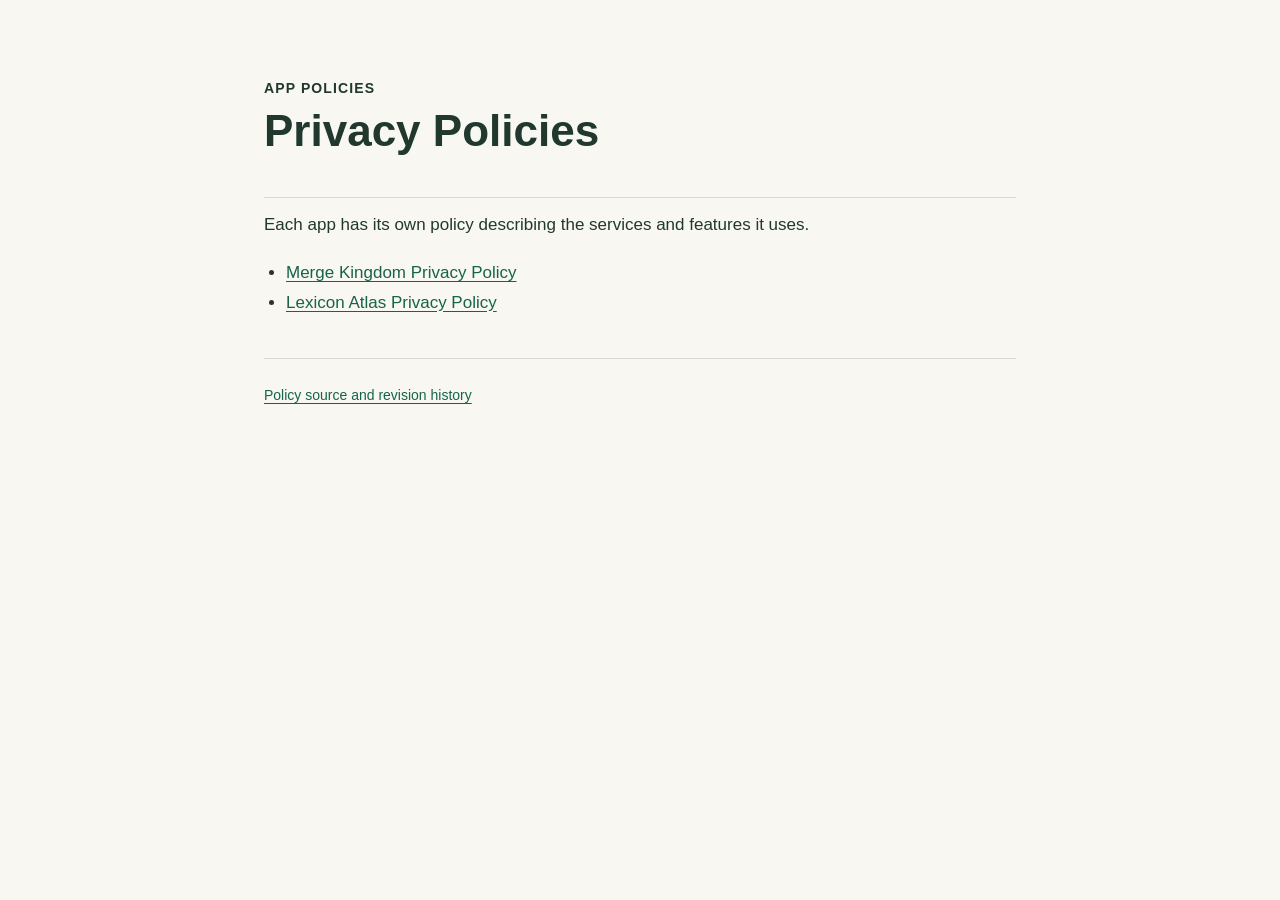
<file: index.html>
<!doctype html>
<html lang="en">
<head>
  <meta charset="utf-8">
  <meta name="viewport" content="width=device-width, initial-scale=1">
  <title>App Privacy Policies</title>
  <link rel="stylesheet" href="styles.css">
</head>
<body>
  <main>
    <header><p class="eyebrow">App policies</p><h1>Privacy Policies</h1></header>
    <p>Each app has its own policy describing the services and features it uses.</p>
    <ul>
      <li><a href="merge-kingdom/">Merge Kingdom Privacy Policy</a></li>
      <li><a href="lexicon-atlas/">Lexicon Atlas Privacy Policy</a></li>
    </ul>
    <footer><a href="https://github.com/alperrocal/app-privacy-policies">Policy source and revision history</a></footer>
  </main>
</body>
</html>
</file>
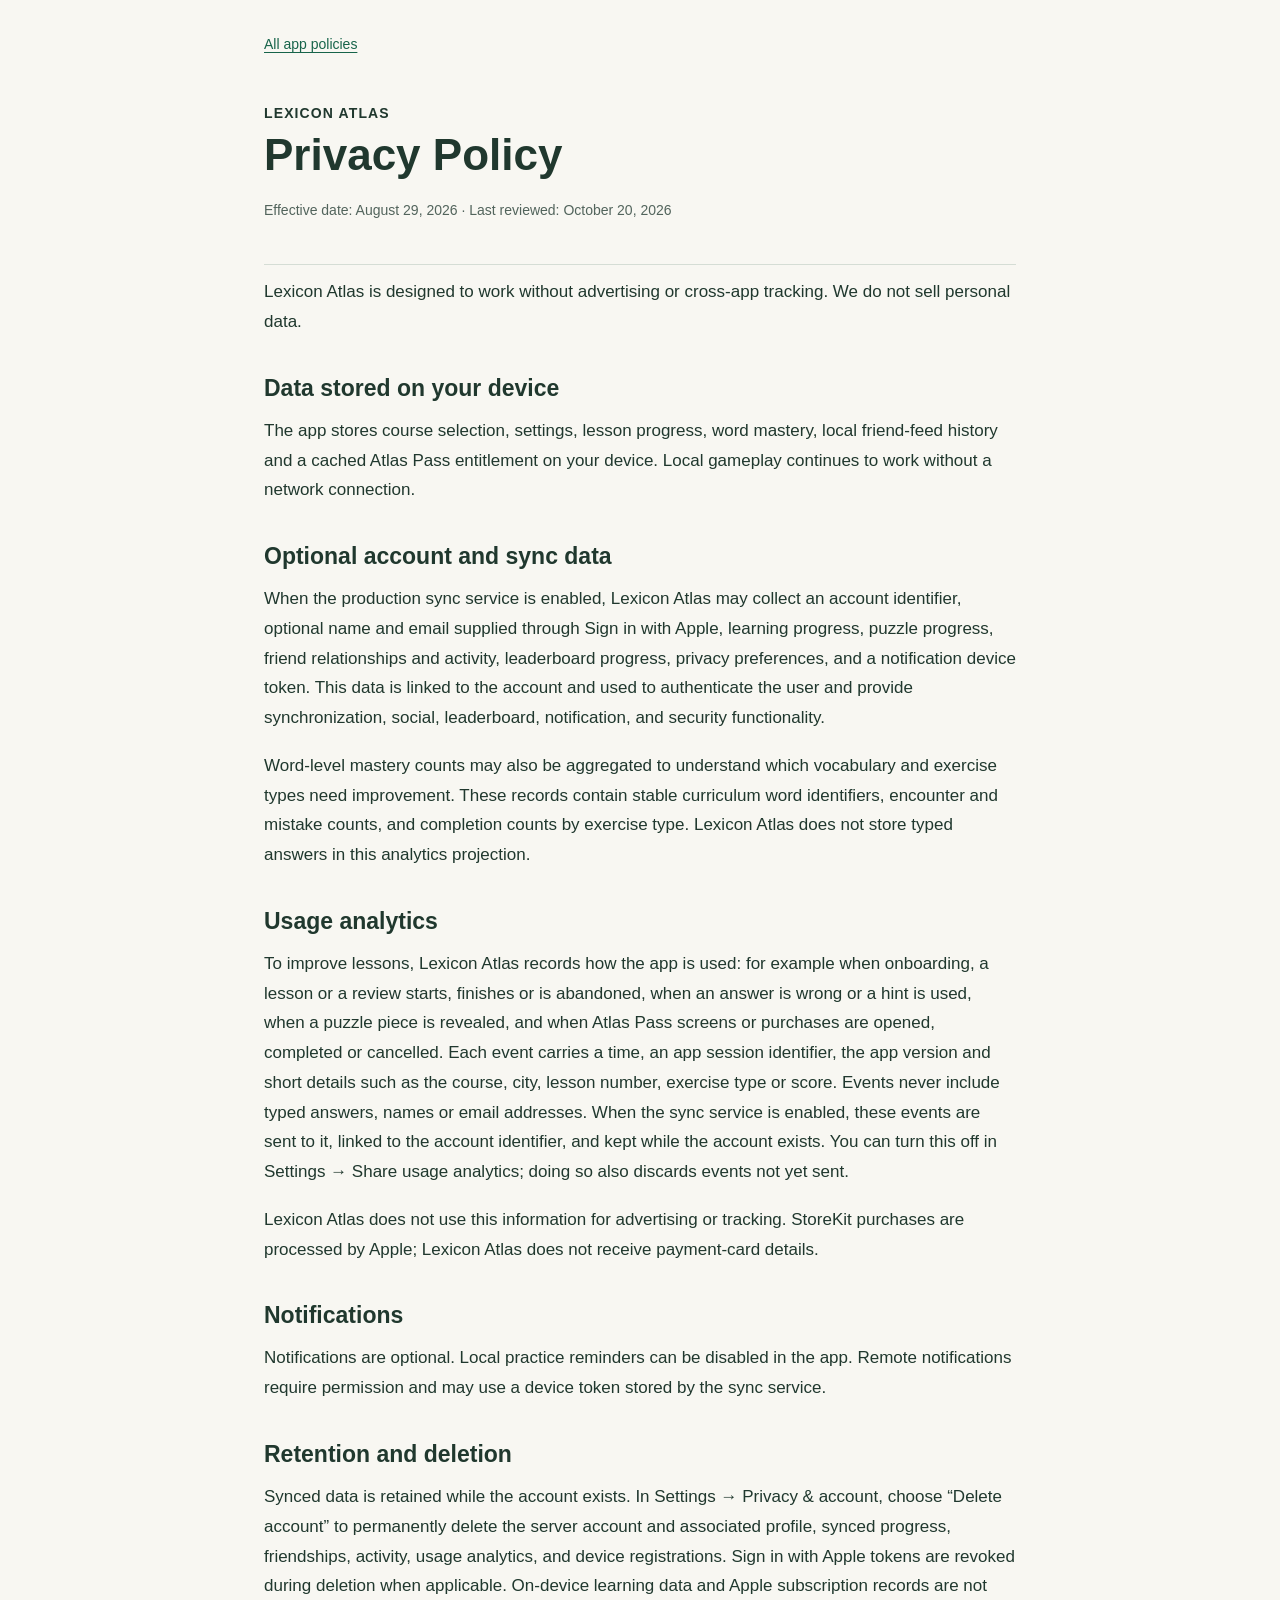
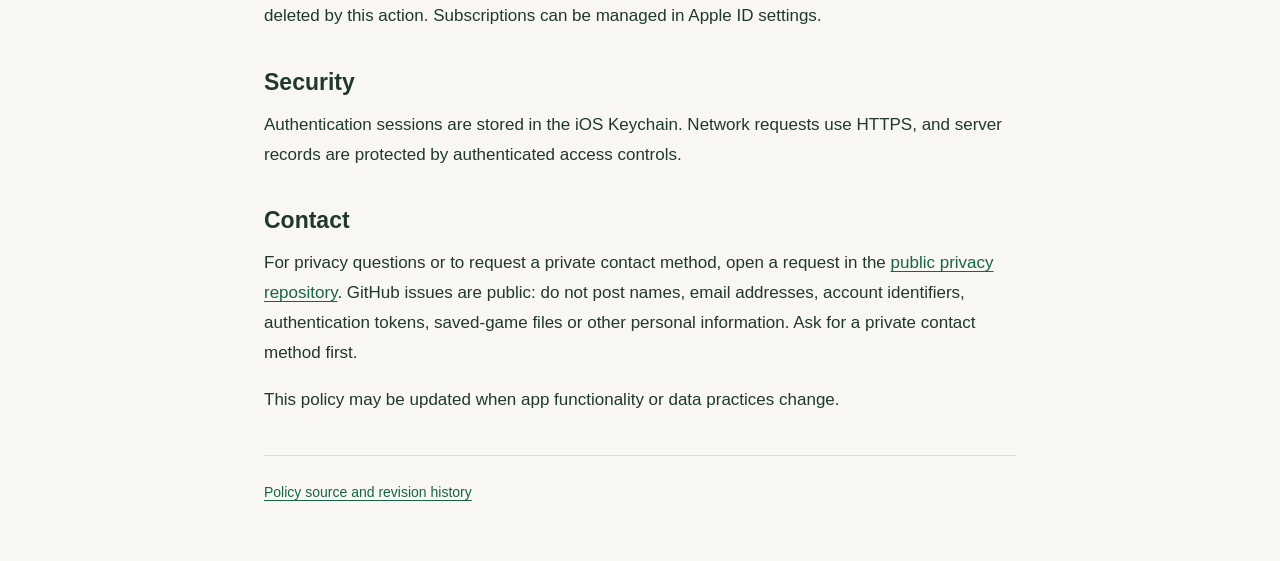
<file: lexicon-atlas/index.html>
<!doctype html>
<html lang="en">
<head>
  <meta charset="utf-8">
  <meta name="viewport" content="width=device-width, initial-scale=1">
  <meta name="description" content="Lexicon Atlas privacy policy: local lessons, optional account and cloud services, usage analytics, purchases and account deletion.">
  <title>Lexicon Atlas · Privacy Policy</title>
  <link rel="stylesheet" href="../styles.css">
</head>
<body>
  <main>
    <nav><a href="../">All app policies</a></nav>
    <header>
      <p class="eyebrow">Lexicon Atlas</p>
      <h1>Privacy Policy</h1>
      <p class="updated">Effective date: August 29, 2026 · Last reviewed: October 20, 2026</p>
    </header>
    <article>
      <p>Lexicon Atlas is designed to work without advertising or cross-app tracking. We do not sell personal data.</p>
      <section>
        <h2>Data stored on your device</h2>
        <p>The app stores course selection, settings, lesson progress, word mastery, local friend-feed history and a cached Atlas Pass entitlement on your device. Local gameplay continues to work without a network connection.</p>
      </section>
      <section>
        <h2>Optional account and sync data</h2>
        <p>When the production sync service is enabled, Lexicon Atlas may collect an account identifier, optional name and email supplied through Sign in with Apple, learning progress, puzzle progress, friend relationships and activity, leaderboard progress, privacy preferences, and a notification device token. This data is linked to the account and used to authenticate the user and provide synchronization, social, leaderboard, notification, and security functionality.</p>
        <p>Word-level mastery counts may also be aggregated to understand which vocabulary and exercise types need improvement. These records contain stable curriculum word identifiers, encounter and mistake counts, and completion counts by exercise type. Lexicon Atlas does not store typed answers in this analytics projection.</p>
      </section>
      <section>
        <h2>Usage analytics</h2>
        <p>To improve lessons, Lexicon Atlas records how the app is used: for example when onboarding, a lesson or a review starts, finishes or is abandoned, when an answer is wrong or a hint is used, when a puzzle piece is revealed, and when Atlas Pass screens or purchases are opened, completed or cancelled. Each event carries a time, an app session identifier, the app version and short details such as the course, city, lesson number, exercise type or score. Events never include typed answers, names or email addresses. When the sync service is enabled, these events are sent to it, linked to the account identifier, and kept while the account exists. You can turn this off in Settings → Share usage analytics; doing so also discards events not yet sent.</p>
        <p>Lexicon Atlas does not use this information for advertising or tracking. StoreKit purchases are processed by Apple; Lexicon Atlas does not receive payment-card details.</p>
      </section>
      <section>
        <h2>Notifications</h2>
        <p>Notifications are optional. Local practice reminders can be disabled in the app. Remote notifications require permission and may use a device token stored by the sync service.</p>
      </section>
      <section>
        <h2>Retention and deletion</h2>
        <p>Synced data is retained while the account exists. In Settings → Privacy &amp; account, choose “Delete account” to permanently delete the server account and associated profile, synced progress, friendships, activity, usage analytics, and device registrations. Sign in with Apple tokens are revoked during deletion when applicable. On-device learning data and Apple subscription records are not deleted by this action. Subscriptions can be managed in Apple ID settings.</p>
      </section>
      <section>
        <h2>Security</h2>
        <p>Authentication sessions are stored in the iOS Keychain. Network requests use HTTPS, and server records are protected by authenticated access controls.</p>
      </section>
      <section>
        <h2>Contact</h2>
        <p>For privacy questions or to request a private contact method, open a request in the <a href="https://github.com/alperrocal/app-privacy-policies/issues/new">public privacy repository</a>. GitHub issues are public: do not post names, email addresses, account identifiers, authentication tokens, saved-game files or other personal information. Ask for a private contact method first.</p>
        <p>This policy may be updated when app functionality or data practices change.</p>
      </section>
    </article>
    <footer><a href="https://github.com/alperrocal/app-privacy-policies">Policy source and revision history</a></footer>
  </main>
</body>
</html>
</file>
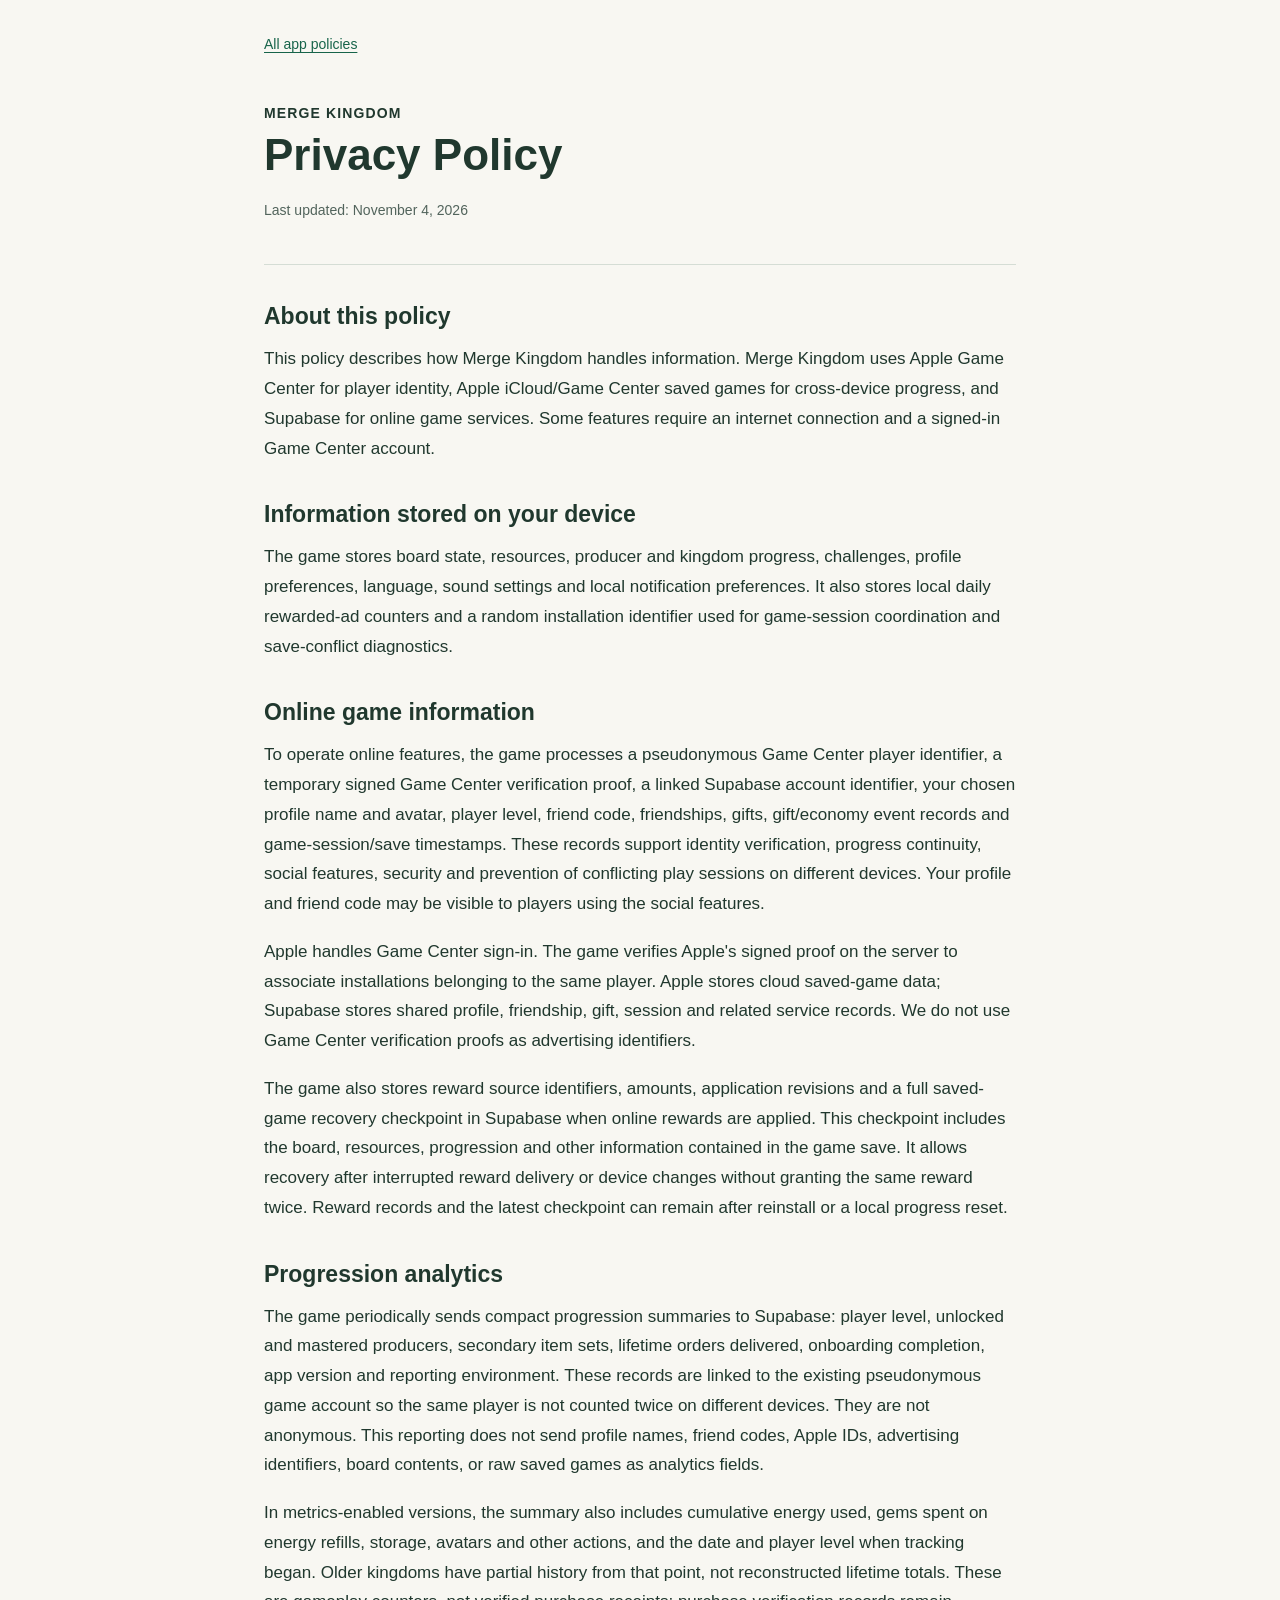
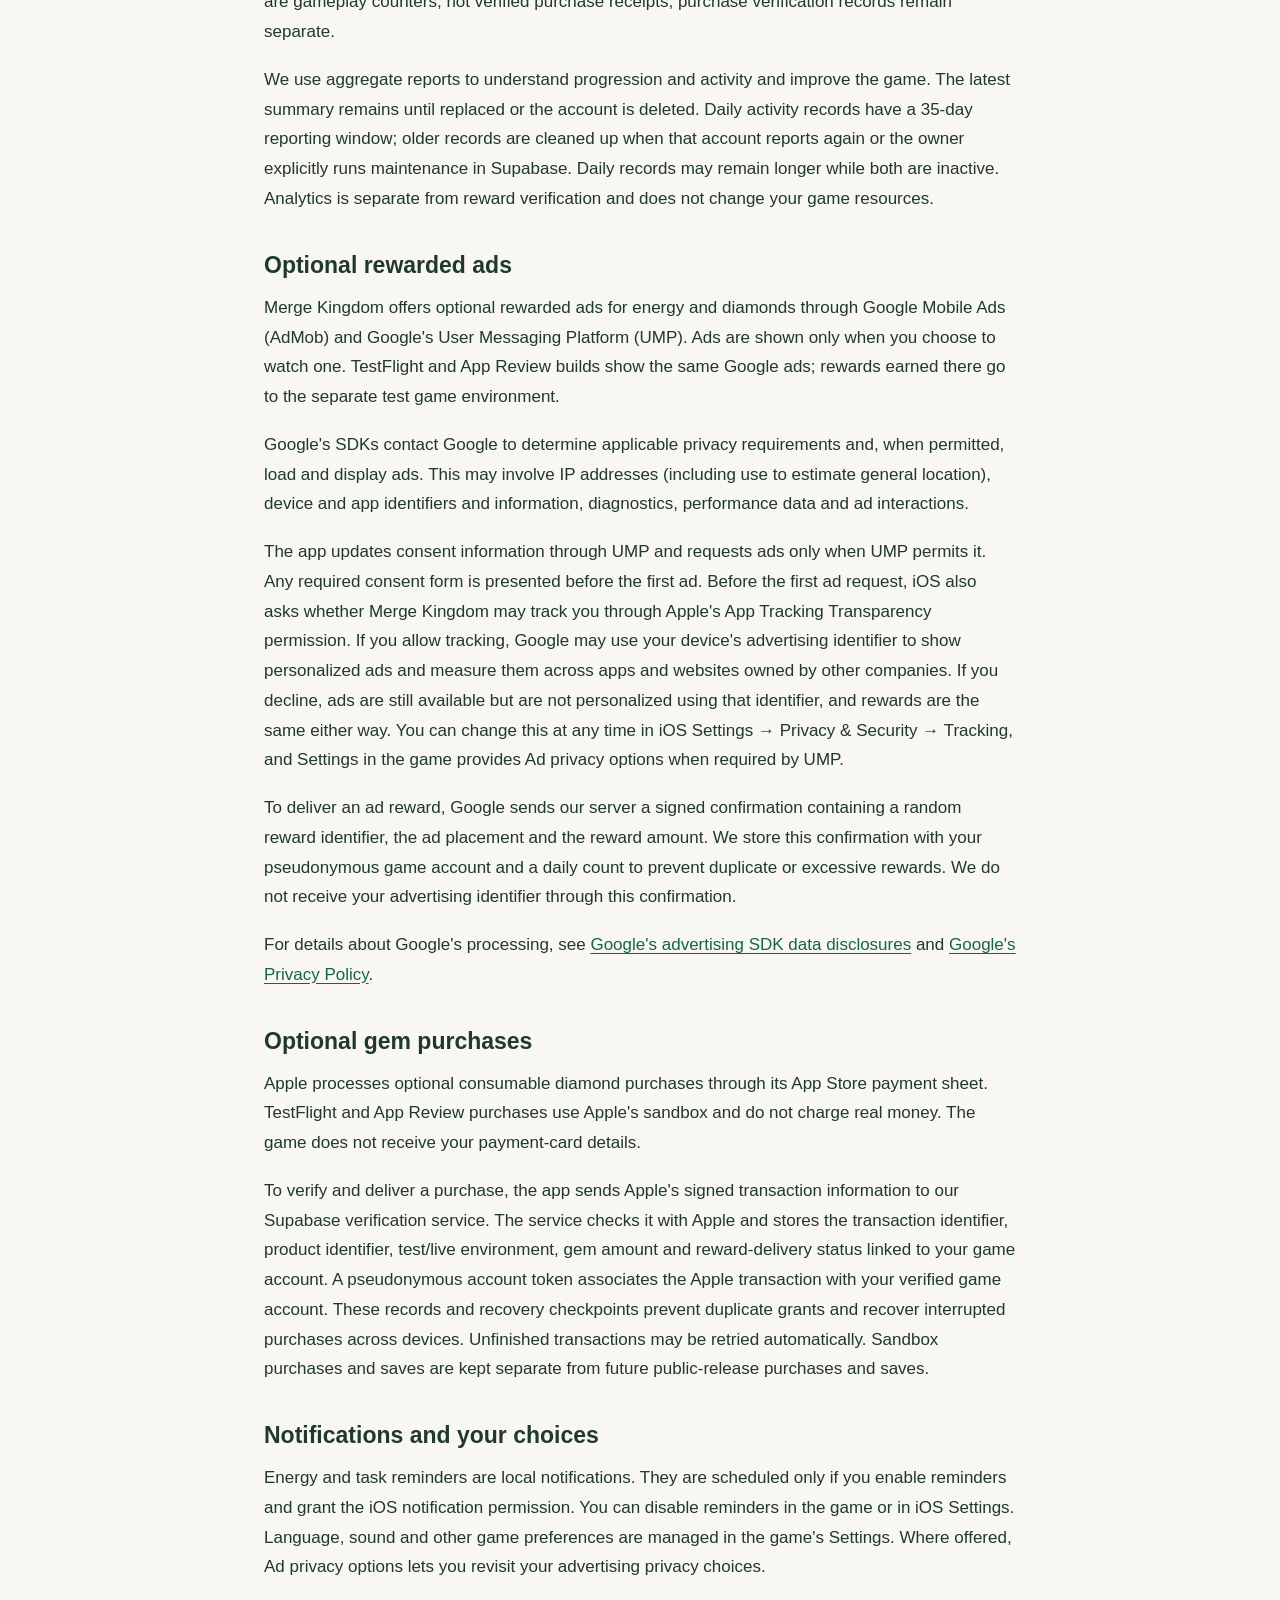
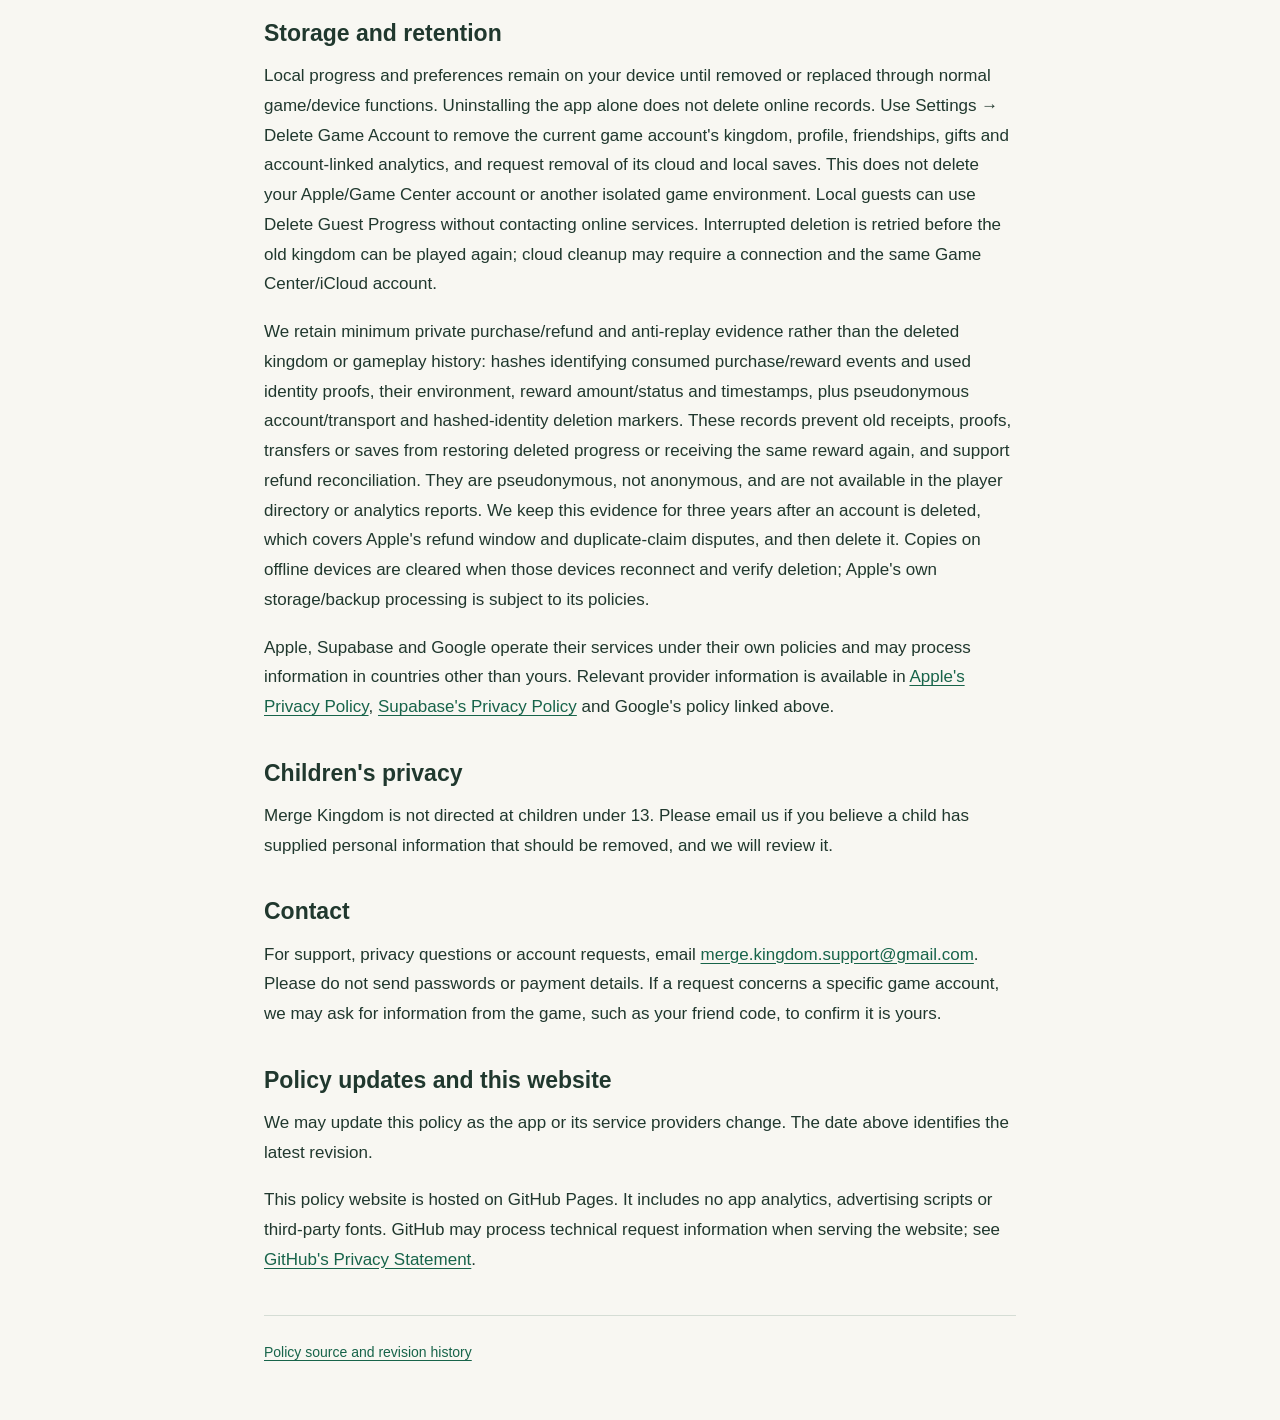
<file: merge-kingdom/index.html>
<!doctype html>
<html lang="en">
<head>
  <meta charset="utf-8">
  <meta name="viewport" content="width=device-width, initial-scale=1">
  <meta name="description" content="Privacy policy for Merge Kingdom, covering game saves, Game Center, online services, rewarded ads and in-app purchases.">
  <title>Merge Kingdom · Privacy Policy</title>
  <link rel="stylesheet" href="../styles.css">
</head>
<body>
  <main>
    <nav><a href="../">All app policies</a></nav>
    <header>
      <p class="eyebrow">Merge Kingdom</p>
      <h1>Privacy Policy</h1>
      <p class="updated">Last updated: November 4, 2026</p>
    </header>
    <article>
      <section>
        <h2>About this policy</h2>
        <p>This policy describes how Merge Kingdom handles information. Merge Kingdom uses Apple Game Center for player identity, Apple iCloud/Game Center saved games for cross-device progress, and Supabase for online game services. Some features require an internet connection and a signed-in Game Center account.</p>
      </section>
      <section>
        <h2>Information stored on your device</h2>
        <p>The game stores board state, resources, producer and kingdom progress, challenges, profile preferences, language, sound settings and local notification preferences. It also stores local daily rewarded-ad counters and a random installation identifier used for game-session coordination and save-conflict diagnostics.</p>
      </section>
      <section>
        <h2>Online game information</h2>
        <p>To operate online features, the game processes a pseudonymous Game Center player identifier, a temporary signed Game Center verification proof, a linked Supabase account identifier, your chosen profile name and avatar, player level, friend code, friendships, gifts, gift/economy event records and game-session/save timestamps. These records support identity verification, progress continuity, social features, security and prevention of conflicting play sessions on different devices. Your profile and friend code may be visible to players using the social features.</p>
        <p>Apple handles Game Center sign-in. The game verifies Apple's signed proof on the server to associate installations belonging to the same player. Apple stores cloud saved-game data; Supabase stores shared profile, friendship, gift, session and related service records. We do not use Game Center verification proofs as advertising identifiers.</p>
        <p>The game also stores reward source identifiers, amounts, application revisions and a full saved-game recovery checkpoint in Supabase when online rewards are applied. This checkpoint includes the board, resources, progression and other information contained in the game save. It allows recovery after interrupted reward delivery or device changes without granting the same reward twice. Reward records and the latest checkpoint can remain after reinstall or a local progress reset.</p>
      </section>
      <section>
        <h2>Progression analytics</h2>
        <p>The game periodically sends compact progression summaries to Supabase: player level, unlocked and mastered producers, secondary item sets, lifetime orders delivered, onboarding completion, app version and reporting environment. These records are linked to the existing pseudonymous game account so the same player is not counted twice on different devices. They are not anonymous. This reporting does not send profile names, friend codes, Apple IDs, advertising identifiers, board contents, or raw saved games as analytics fields.</p>
        <p>In metrics-enabled versions, the summary also includes cumulative energy used, gems spent on energy refills, storage, avatars and other actions, and the date and player level when tracking began. Older kingdoms have partial history from that point, not reconstructed lifetime totals. These are gameplay counters, not verified purchase receipts; purchase verification records remain separate.</p>
        <p>We use aggregate reports to understand progression and activity and improve the game. The latest summary remains until replaced or the account is deleted. Daily activity records have a 35-day reporting window; older records are cleaned up when that account reports again or the owner explicitly runs maintenance in Supabase. Daily records may remain longer while both are inactive. Analytics is separate from reward verification and does not change your game resources.</p>
      </section>
      <section>
        <h2>Optional rewarded ads</h2>
        <p>Merge Kingdom offers optional rewarded ads for energy and diamonds through Google Mobile Ads (AdMob) and Google's User Messaging Platform (UMP). Ads are shown only when you choose to watch one. TestFlight and App Review builds show the same Google ads; rewards earned there go to the separate test game environment.</p>
        <p>Google's SDKs contact Google to determine applicable privacy requirements and, when permitted, load and display ads. This may involve IP addresses (including use to estimate general location), device and app identifiers and information, diagnostics, performance data and ad interactions.</p>
        <p>The app updates consent information through UMP and requests ads only when UMP permits it. Any required consent form is presented before the first ad. Before the first ad request, iOS also asks whether Merge Kingdom may track you through Apple's App Tracking Transparency permission. If you allow tracking, Google may use your device's advertising identifier to show personalized ads and measure them across apps and websites owned by other companies. If you decline, ads are still available but are not personalized using that identifier, and rewards are the same either way. You can change this at any time in iOS Settings → Privacy &amp; Security → Tracking, and Settings in the game provides Ad privacy options when required by UMP.</p>
        <p>To deliver an ad reward, Google sends our server a signed confirmation containing a random reward identifier, the ad placement and the reward amount. We store this confirmation with your pseudonymous game account and a daily count to prevent duplicate or excessive rewards. We do not receive your advertising identifier through this confirmation.</p>
        <p>For details about Google's processing, see <a href="https://developers.google.com/admob/ios/privacy/data-disclosure">Google's advertising SDK data disclosures</a> and <a href="https://policies.google.com/privacy">Google's Privacy Policy</a>.</p>
      </section>
      <section>
        <h2>Optional gem purchases</h2>
        <p>Apple processes optional consumable diamond purchases through its App Store payment sheet. TestFlight and App Review purchases use Apple's sandbox and do not charge real money. The game does not receive your payment-card details.</p>
        <p>To verify and deliver a purchase, the app sends Apple's signed transaction information to our Supabase verification service. The service checks it with Apple and stores the transaction identifier, product identifier, test/live environment, gem amount and reward-delivery status linked to your game account. A pseudonymous account token associates the Apple transaction with your verified game account. These records and recovery checkpoints prevent duplicate grants and recover interrupted purchases across devices. Unfinished transactions may be retried automatically. Sandbox purchases and saves are kept separate from future public-release purchases and saves.</p>
      </section>
      <section>
        <h2>Notifications and your choices</h2>
        <p>Energy and task reminders are local notifications. They are scheduled only if you enable reminders and grant the iOS notification permission. You can disable reminders in the game or in iOS Settings. Language, sound and other game preferences are managed in the game's Settings. Where offered, Ad privacy options lets you revisit your advertising privacy choices.</p>
      </section>
      <section>
        <h2>Storage and retention</h2>
        <p>Local progress and preferences remain on your device until removed or replaced through normal game/device functions. Uninstalling the app alone does not delete online records. Use Settings → Delete Game Account to remove the current game account's kingdom, profile, friendships, gifts and account-linked analytics, and request removal of its cloud and local saves. This does not delete your Apple/Game Center account or another isolated game environment. Local guests can use Delete Guest Progress without contacting online services. Interrupted deletion is retried before the old kingdom can be played again; cloud cleanup may require a connection and the same Game Center/iCloud account.</p>
        <p>We retain minimum private purchase/refund and anti-replay evidence rather than the deleted kingdom or gameplay history: hashes identifying consumed purchase/reward events and used identity proofs, their environment, reward amount/status and timestamps, plus pseudonymous account/transport and hashed-identity deletion markers. These records prevent old receipts, proofs, transfers or saves from restoring deleted progress or receiving the same reward again, and support refund reconciliation. They are pseudonymous, not anonymous, and are not available in the player directory or analytics reports. We keep this evidence for three years after an account is deleted, which covers Apple's refund window and duplicate-claim disputes, and then delete it. Copies on offline devices are cleared when those devices reconnect and verify deletion; Apple's own storage/backup processing is subject to its policies.</p>
        <p>Apple, Supabase and Google operate their services under their own policies and may process information in countries other than yours. Relevant provider information is available in <a href="https://www.apple.com/legal/privacy/">Apple's Privacy Policy</a>, <a href="https://supabase.com/privacy">Supabase's Privacy Policy</a> and Google's policy linked above.</p>
      </section>
      <section>
        <h2>Children's privacy</h2>
        <p>Merge Kingdom is not directed at children under 13. Please email us if you believe a child has supplied personal information that should be removed, and we will review it.</p>
      </section>
      <section>
        <h2>Contact</h2>
        <p>For support, privacy questions or account requests, email <a href="mailto:merge.kingdom.support@gmail.com">merge.kingdom.support@gmail.com</a>. Please do not send passwords or payment details. If a request concerns a specific game account, we may ask for information from the game, such as your friend code, to confirm it is yours.</p>
      </section>
      <section>
        <h2>Policy updates and this website</h2>
        <p>We may update this policy as the app or its service providers change. The date above identifies the latest revision.</p>
        <p>This policy website is hosted on GitHub Pages. It includes no app analytics, advertising scripts or third-party fonts. GitHub may process technical request information when serving the website; see <a href="https://docs.github.com/en/site-policy/privacy-policies/github-general-privacy-statement">GitHub's Privacy Statement</a>.</p>
      </section>
    </article>
    <footer><a href="https://github.com/alperrocal/app-privacy-policies">Policy source and revision history</a></footer>
  </main>
</body>
</html>
</file>
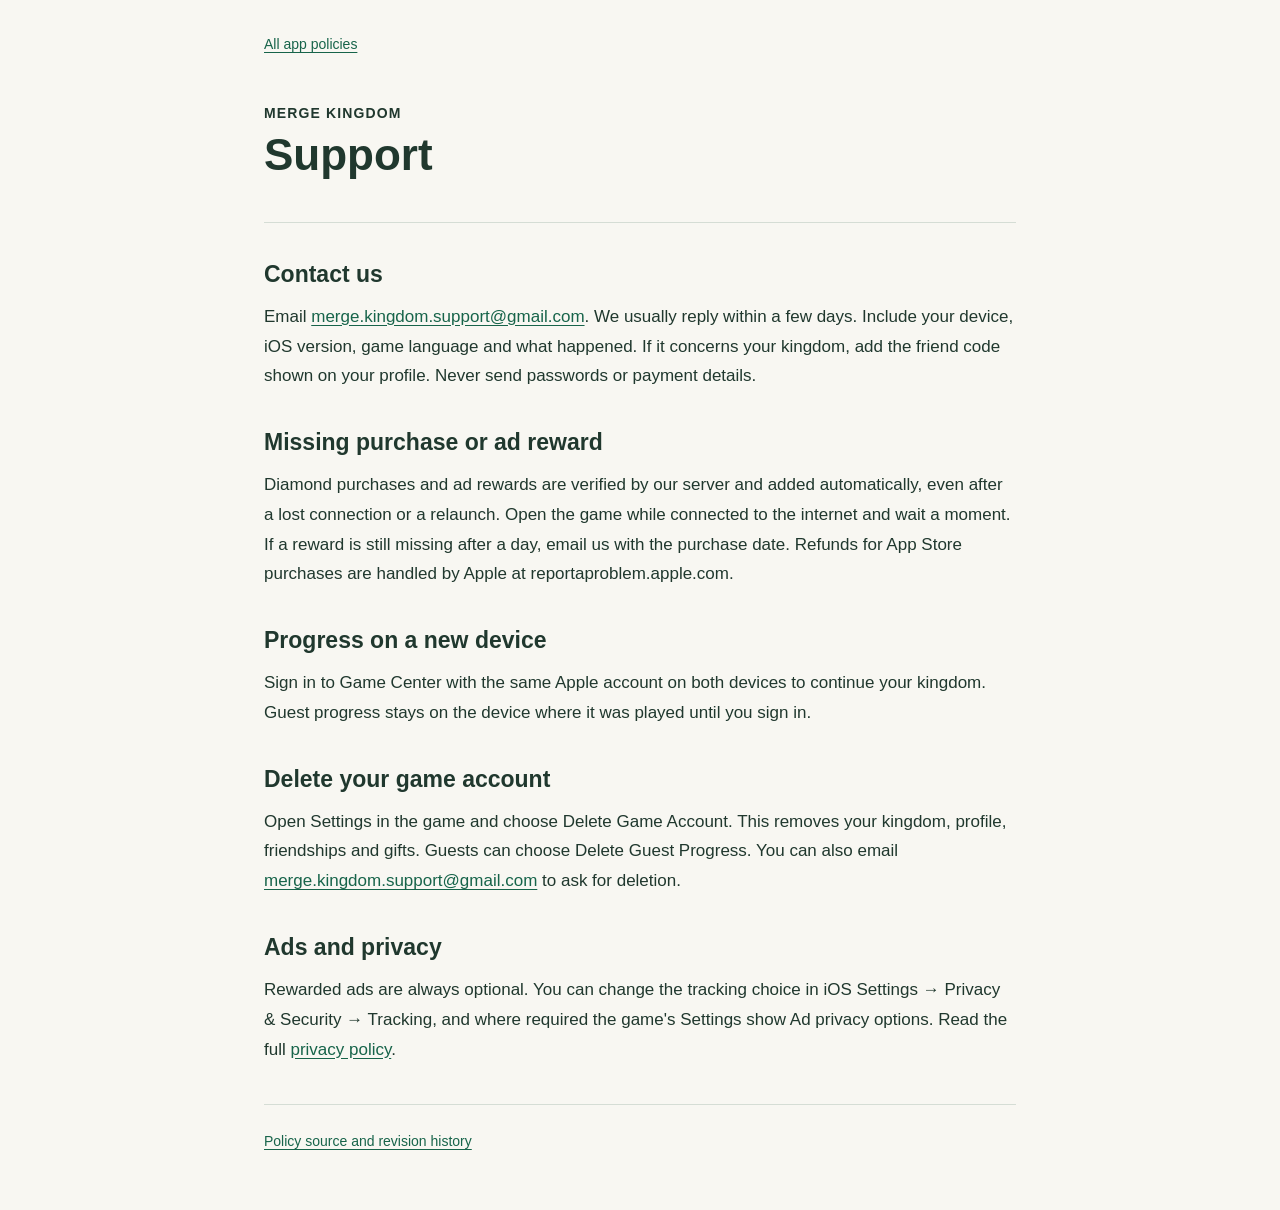
<file: merge-kingdom/support/index.html>
<!doctype html>
<html lang="en">
<head>
  <meta charset="utf-8">
  <meta name="viewport" content="width=device-width, initial-scale=1">
  <meta name="description" content="Support and contact for Merge Kingdom.">
  <title>Merge Kingdom · Support</title>
  <link rel="stylesheet" href="../../styles.css">
</head>
<body>
  <main>
    <nav><a href="../../">All app policies</a></nav>
    <header>
      <p class="eyebrow">Merge Kingdom</p>
      <h1>Support</h1>
    </header>
    <article>
      <section>
        <h2>Contact us</h2>
        <p>Email <a href="mailto:merge.kingdom.support@gmail.com">merge.kingdom.support@gmail.com</a>. We usually reply within a few days. Include your device, iOS version, game language and what happened. If it concerns your kingdom, add the friend code shown on your profile. Never send passwords or payment details.</p>
      </section>
      <section>
        <h2>Missing purchase or ad reward</h2>
        <p>Diamond purchases and ad rewards are verified by our server and added automatically, even after a lost connection or a relaunch. Open the game while connected to the internet and wait a moment. If a reward is still missing after a day, email us with the purchase date. Refunds for App Store purchases are handled by Apple at reportaproblem.apple.com.</p>
      </section>
      <section>
        <h2>Progress on a new device</h2>
        <p>Sign in to Game Center with the same Apple account on both devices to continue your kingdom. Guest progress stays on the device where it was played until you sign in.</p>
      </section>
      <section>
        <h2>Delete your game account</h2>
        <p>Open Settings in the game and choose Delete Game Account. This removes your kingdom, profile, friendships and gifts. Guests can choose Delete Guest Progress. You can also email <a href="mailto:merge.kingdom.support@gmail.com">merge.kingdom.support@gmail.com</a> to ask for deletion.</p>
      </section>
      <section>
        <h2>Ads and privacy</h2>
        <p>Rewarded ads are always optional. You can change the tracking choice in iOS Settings → Privacy &amp; Security → Tracking, and where required the game's Settings show Ad privacy options. Read the full <a href="https://alperrocal.github.io/app-privacy-policies/merge-kingdom/">privacy policy</a>.</p>
      </section>
    </article>
    <footer><a href="https://github.com/alperrocal/app-privacy-policies">Policy source and revision history</a></footer>
  </main>
</body>
</html>
</file>
<file: styles.css>
* { box-sizing: border-box; }
:root { color-scheme: light; }
body { margin: 0; background: #f8f7f2; color: #20382e; font: 17px/1.75 -apple-system, BlinkMacSystemFont, "Segoe UI", sans-serif; }
main { max-width: 800px; margin: auto; padding: 32px 24px 56px; }
nav, footer, .updated { font-size: 14px; color: #52645c; }
header { padding: 32px 0 24px; border-bottom: 1px solid #d5ddd5; }
.eyebrow { font-size: 14px; font-weight: 700; letter-spacing: .08em; text-transform: uppercase; margin-bottom: 4px; }
h1 { font-size: clamp(32px, 7vw, 44px); line-height: 1.2; margin: 0 0 16px; }
h2 { font-size: 23px; line-height: 1.35; margin: 36px 0 12px; }
p { margin: 12px 0 18px; }
a { color: #17644a; text-underline-offset: 3px; overflow-wrap: anywhere; }
a:hover { color: #073822; }
a:focus-visible { outline: 3px solid #b58625; outline-offset: 4px; }
footer { margin-top: 40px; border-top: 1px solid #d5ddd5; padding-top: 24px; }
ul { padding-left: 22px; }
@media (max-width: 420px) { main { padding: 22px 18px 40px; } body { font-size: 16px; } }
</file>
